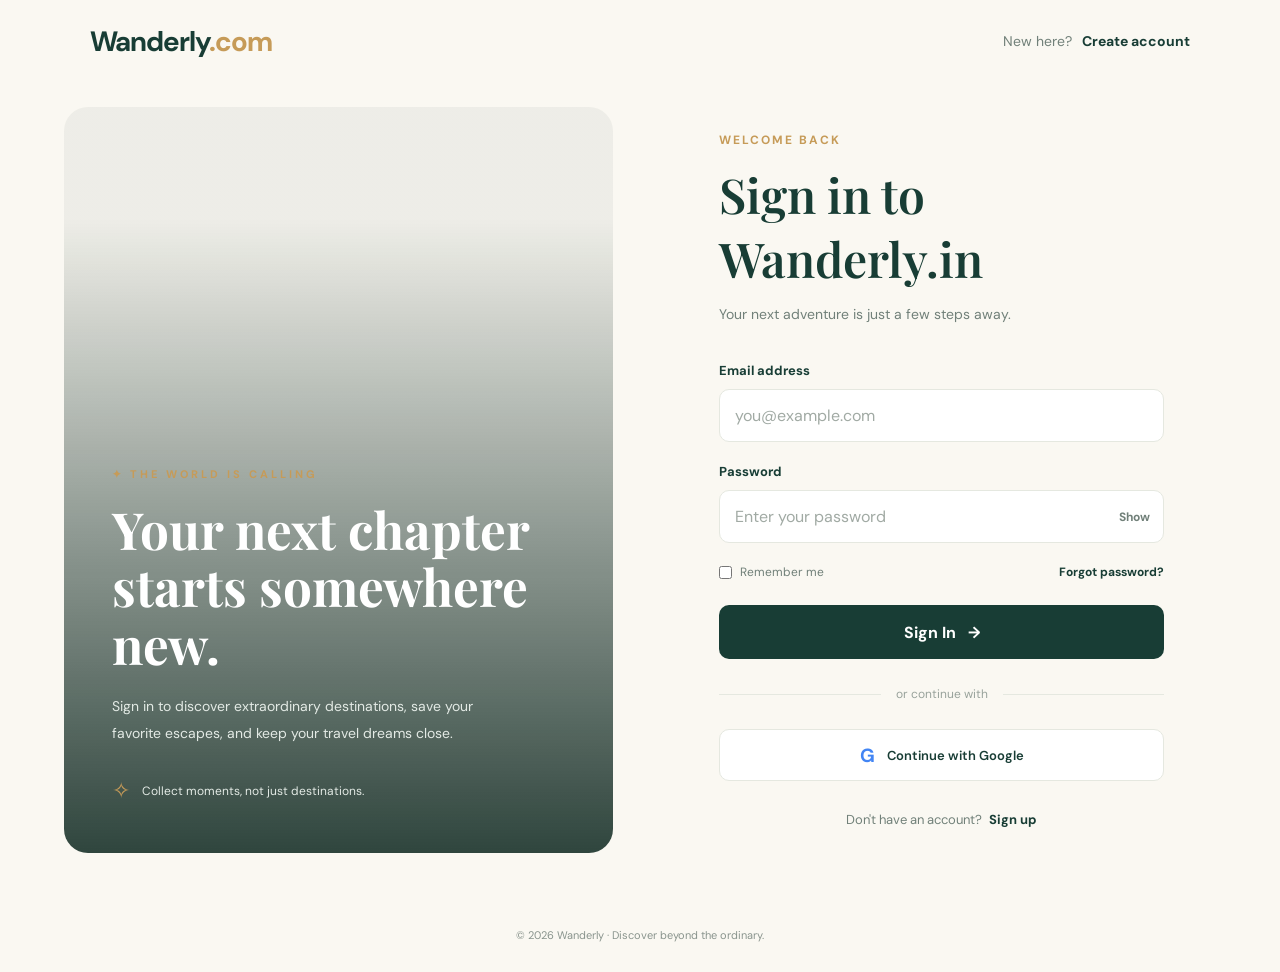
<file: login_page/index.html>
<!DOCTYPE html>
<html lang="en">
<head>
  <meta charset="UTF-8" />
  <meta name="viewport" content="width=device-width, initial-scale=1.0" />
  <title>Sign In | Wanderly</title>

  <link rel="preconnect" href="https://fonts.googleapis.com">
  <link rel="preconnect" href="https://fonts.gstatic.com" crossorigin>
  <link href="https://fonts.googleapis.com/css2?family=DM+Sans:wght@400;500;600;700&family=Playfair+Display:wght@500;600;700&display=swap" rel="stylesheet">
  <link rel="stylesheet" href="/login_page/style.css" />
</head>

<body>
  <header class="navbar">
    <a href="/main_page/index.html" class="logo">Wanderly<span>.com</span></a>

    <div class="nav-right">
      New here?
      <a href="/signup_page/index.html">Create account</a>
    </div>
  </header>

  <main class="page">
    <section class="visual">
      <div class="visual-content">
        <div class="eyebrow">✦ The world is calling</div>
        <h1>Your next chapter starts somewhere new.</h1>
        <p>
          Sign in to discover extraordinary destinations, save your
          favorite escapes, and keep your travel dreams close.
        </p>
        <div class="travel-note">
          <span>✧</span>
          <span>Collect moments, not just destinations.</span>
        </div>
      </div>
    </section>

    <section class="login-area">
      <div class="welcome">Welcome back</div>
      <h2>Sign in to Wanderly.in</h2>
      <p class="subtitle">
        Your next adventure is just a few steps away.
      </p>

      <form id="loginForm">
        <div class="field">
          <label for="email">Email address</label>
          <input
            type="email"
            id="email"
            placeholder="you@example.com"
            autocomplete="email"
            required
          />
        </div>

        <div class="field">
          <label for="password">Password</label>
          <div class="input-wrap">
            <input
              type="password"
              id="password"
              class="password-input"
              placeholder="Enter your password"
              autocomplete="current-password"
              required
            />
            <button
              type="button"
              class="toggle-password"
              id="togglePassword"
            >Show</button>
          </div>
        </div>

        <div class="form-options">
          <label class="remember">
            <input type="checkbox" id="remember" />
            Remember me
          </label>
          <a href="forgot-password.html" class="forgot">
            Forgot password?
          </a>
        </div>

        <button class="submit-btn" type="submit">
          Sign In &nbsp; →
        </button>

        <div class="message" id="message" role="status"></div>
      </form>

      <div class="divider">or continue with</div>

      <button class="google-btn" type="button" id="googleBtn">
        <span class="google-icon">G</span>
        Continue with Google
      </button>

      <div class="signup">
        Don't have an account?
        <a href="signup.html">Sign up</a>
      </div>
    </section>
  </main>

  <footer class="footer">
    © 2026 Wanderly · Discover beyond the ordinary.
  </footer>

  <script src="/login_page/script.js"></script>
</body>
</html>
</file>
<file: login_page/style.css>
:root {
      --green: #183d35;
      --deep-green: #102c25;
      --gold: #c69b58;
      --cream: #faf8f2;
      --muted: #718079;
      --border: #e5e8e0;
    }

    * {
      box-sizing: border-box;
      margin: 0;
      padding: 0;
    }

    body {
      min-height: 100vh;
      font-family: "DM Sans", sans-serif;
      background: var(--cream);
      color: var(--green);
    }

    a {
      text-decoration: none;
      color: inherit;
    }

    button, input {
      font: inherit;
    }

    .navbar {
      height: 82px;
      padding: 0 7%;
      display: flex;
      align-items: center;
      justify-content: space-between;
    }

    .logo {
      font-size: 28px;
      font-weight: 700;
      letter-spacing: -1px;
    }

    .logo span {
      color: var(--gold);
    }

    .nav-right {
      font-size: 14px;
      color: var(--muted);
    }

    .nav-right a {
      color: var(--green);
      font-weight: 700;
      margin-left: 6px;
    }

    .page {
      min-height: calc(100vh - 82px);
      display: grid;
      grid-template-columns: 1fr 1fr;
      padding: 25px 5% 55px;
      gap: 55px;
      align-items: center;
      max-width: 1500px;
      margin: auto;
    }

    /* Travel image panel */

    .visual {
      position: relative;
      min-height: 650px;
      height: 100%;
      border-radius: 24px;
      overflow: hidden;
      background:
        linear-gradient(
          180deg,
          rgba(12, 38, 30, .05) 15%,
          rgba(12, 38, 30, .85) 100%
        ),
        url("https://images.unsplash.com/photo-1470770841072-f978cf4d019e?w=1200&q=85")
        center / cover;
      display: flex;
      align-items: flex-end;
      padding: 48px;
      color: white;
    }

    .visual-content {
      max-width: 480px;
    }

    .eyebrow {
      text-transform: uppercase;
      letter-spacing: 3px;
      font-size: 11px;
      font-weight: 700;
      color: var(--gold);
    }

    .visual h1 {
      font-family: "Playfair Display", serif;
      font-size: clamp(38px, 4vw, 60px);
      line-height: 1.12;
      margin: 20px 0;
    }

    .visual p {
      font-size: 14px;
      color: #e3eae5;
      line-height: 1.9;
      max-width: 380px;
    }

    .travel-note {
      display: flex;
      align-items: center;
      gap: 12px;
      margin-top: 30px;
      font-size: 12px;
      color: #e3eae5;
    }

    .travel-note span:first-child {
      color: var(--gold);
      font-size: 22px;
    }

    /* Login form */

    .login-area {
      width: 100%;
      max-width: 445px;
      margin: auto;
      padding: 25px 0;
    }

    .welcome {
      font-size: 12px;
      text-transform: uppercase;
      letter-spacing: 2px;
      color: var(--gold);
      font-weight: 700;
    }

    .login-area h2 {
      font-family: "Playfair Display", serif;
      font-size: clamp(36px, 4vw, 48px);
      font-weight: 600;
      margin: 14px 0 12px;
    }

    .subtitle {
      color: var(--muted);
      font-size: 14px;
      line-height: 1.8;
      margin-bottom: 35px;
    }

    .field {
      margin-bottom: 21px;
    }

    .field label {
      display: block;
      font-size: 13px;
      font-weight: 700;
      margin-bottom: 10px;
    }

    .input-wrap {
      position: relative;
    }

    .field input {
      width: 100%;
      height: 53px;
      border: 1px solid var(--border);
      border-radius: 10px;
      padding: 0 15px;
      background: white;
      outline: none;
      color: var(--green);
      transition: border .2s, box-shadow .2s;
    }

    .field input:focus {
      border-color: var(--gold);
      box-shadow: 0 0 0 3px #c69b581c;
    }

    .field input::placeholder {
      color: #a1aaa4;
    }

    .password-input {
      padding-right: 75px !important;
    }

    .toggle-password {
      position: absolute;
      right: 14px;
      top: 50%;
      transform: translateY(-50%);
      border: 0;
      background: transparent;
      color: var(--muted);
      font-size: 12px;
      font-weight: 700;
      cursor: pointer;
    }

    .form-options {
      display: flex;
      align-items: center;
      justify-content: space-between;
      gap: 12px;
      font-size: 12px;
      margin: 3px 0 25px;
    }

    .remember {
      display: flex;
      gap: 8px;
      align-items: center;
      color: var(--muted);
    }

    .remember input {
      accent-color: var(--green);
    }

    .forgot {
      color: var(--green);
      font-weight: 700;
    }

    .submit-btn {
      height: 54px;
      width: 100%;
      background: var(--green);
      color: white;
      border: 0;
      border-radius: 10px;
      font-weight: 700;
      cursor: pointer;
      transition: background .2s, transform .2s;
    }

    .submit-btn:hover {
      background: var(--deep-green);
      transform: translateY(-1px);
    }

    .divider {
      display: flex;
      align-items: center;
      gap: 15px;
      color: #98a29b;
      font-size: 12px;
      margin: 27px 0;
    }

    .divider::before,
    .divider::after {
      content: "";
      height: 1px;
      background: var(--border);
      flex: 1;
    }

    .google-btn {
      display: flex;
      justify-content: center;
      align-items: center;
      gap: 12px;
      width: 100%;
      height: 52px;
      border: 1px solid var(--border);
      background: white;
      border-radius: 10px;
      font-weight: 600;
      font-size: 13px;
      color: var(--green);
      cursor: pointer;
    }

    .google-icon {
      font-weight: 700;
      font-size: 19px;
      color: #4285f4;
    }

    .signup {
      text-align: center;
      margin-top: 30px;
      color: var(--muted);
      font-size: 13px;
    }

    .signup a {
      color: var(--green);
      font-weight: 700;
      margin-left: 4px;
    }

    .message {
      display: none;
      font-size: 13px;
      line-height: 1.6;
      margin-top: 15px;
      padding: 12px;
      border-radius: 8px;
      background: #f8eee3;
      color: #805323;
    }

    .message.show {
      display: block;
    }

    .footer {
      padding: 20px 7% 30px;
      text-align: center;
      color: #89948d;
      font-size: 11px;
    }

    @media (max-width: 900px) {
      .page {
        grid-template-columns: 1fr;
        gap: 35px;
        max-width: 560px;
      }

      .visual {
        min-height: 350px;
        padding: 30px;
      }

      .visual h1 {
        font-size: 42px;
      }

      .login-area {
        padding: 15px 0 35px;
      }
    }

    @media (max-width: 480px) {
      .navbar {
        height: 72px;
        padding: 0 5%;
      }

      .logo {
        font-size: 25px;
      }

      .nav-right {
        font-size: 12px;
      }

      .page {
        padding: 15px 5% 30px;
      }

      .visual {
        min-height: 310px;
        border-radius: 17px;
        padding: 24px;
      }

      .visual h1 {
        font-size: 36px;
      }

      .form-options {
        font-size: 11px;
      }
    }
</file>
